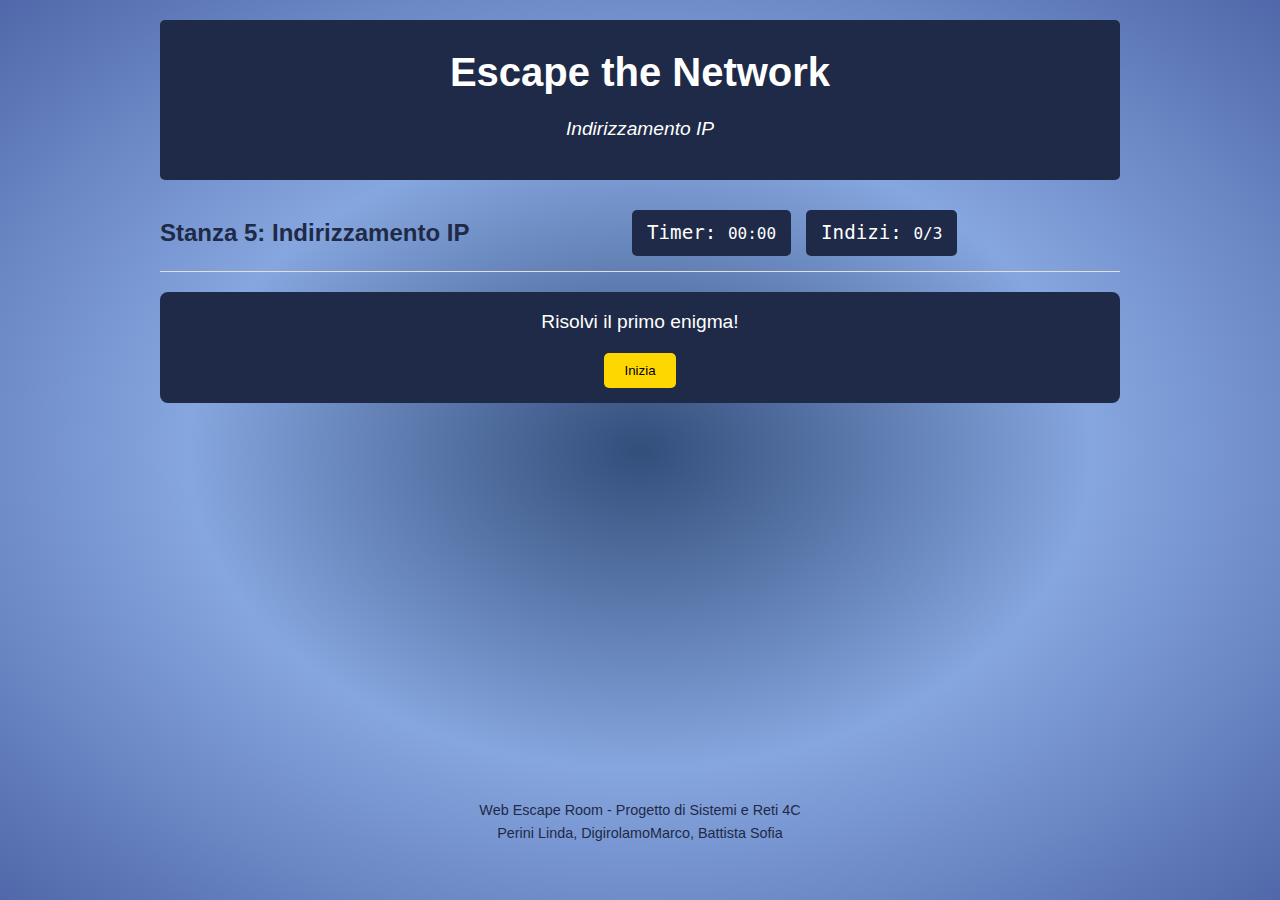
<file: index.html>
<!DOCTYPE html>
<html lang="it">
<head>
    <meta charset="UTF-8">
    <meta name="viewport" content="width=device-width, initial-scale=1.0">
    <title>Stanza X - Web Escape Room</title>
    <link rel="stylesheet" href="../../css/style.css">
    <link rel="stylesheet" href="css/enigma3.css">
    <link rel="stylesheet" href="css/home5.css">
</head>
<body>
    <div class="container">
        <header>
            <h1>Escape the Network</h1>
            <p class="subtitle">Indirizzamento IP</p>
        </header>
        
        <main>
           
                <div class="room-header">
                    <h2 class="room-title">Stanza 5: Indirizzamento IP </h2>
                    <div class="room-controls">
                        <div class="timer-display">Timer: <span id="timer">00:00</span></div>
                        <div class="hints-counter">Indizi: <span id="contaSugg">0/3</span></div>
                    </div>
            </div>

            <div id="enigmi">
                <div id="enigma1">
                    <p>Risolvi il primo enigma!</p>
                    <button id="inizia1">Inizia</button>
                </div>    
            </div>

        </main>
        
        <footer>
            <p id="">Web Escape Room - Progetto di Sistemi e Reti 4C <br> Perini Linda, DigirolamoMarco, Battista Sofia</p>
        </footer>

    </div>
    
    <script src="../../js/jquery.min.js"></script>
    <script src="../../js/common.js"></script>
    <script src="js/enigma3.js"></script>
    <script src="js/home5.js"></script>
</body>
</html>
</file>
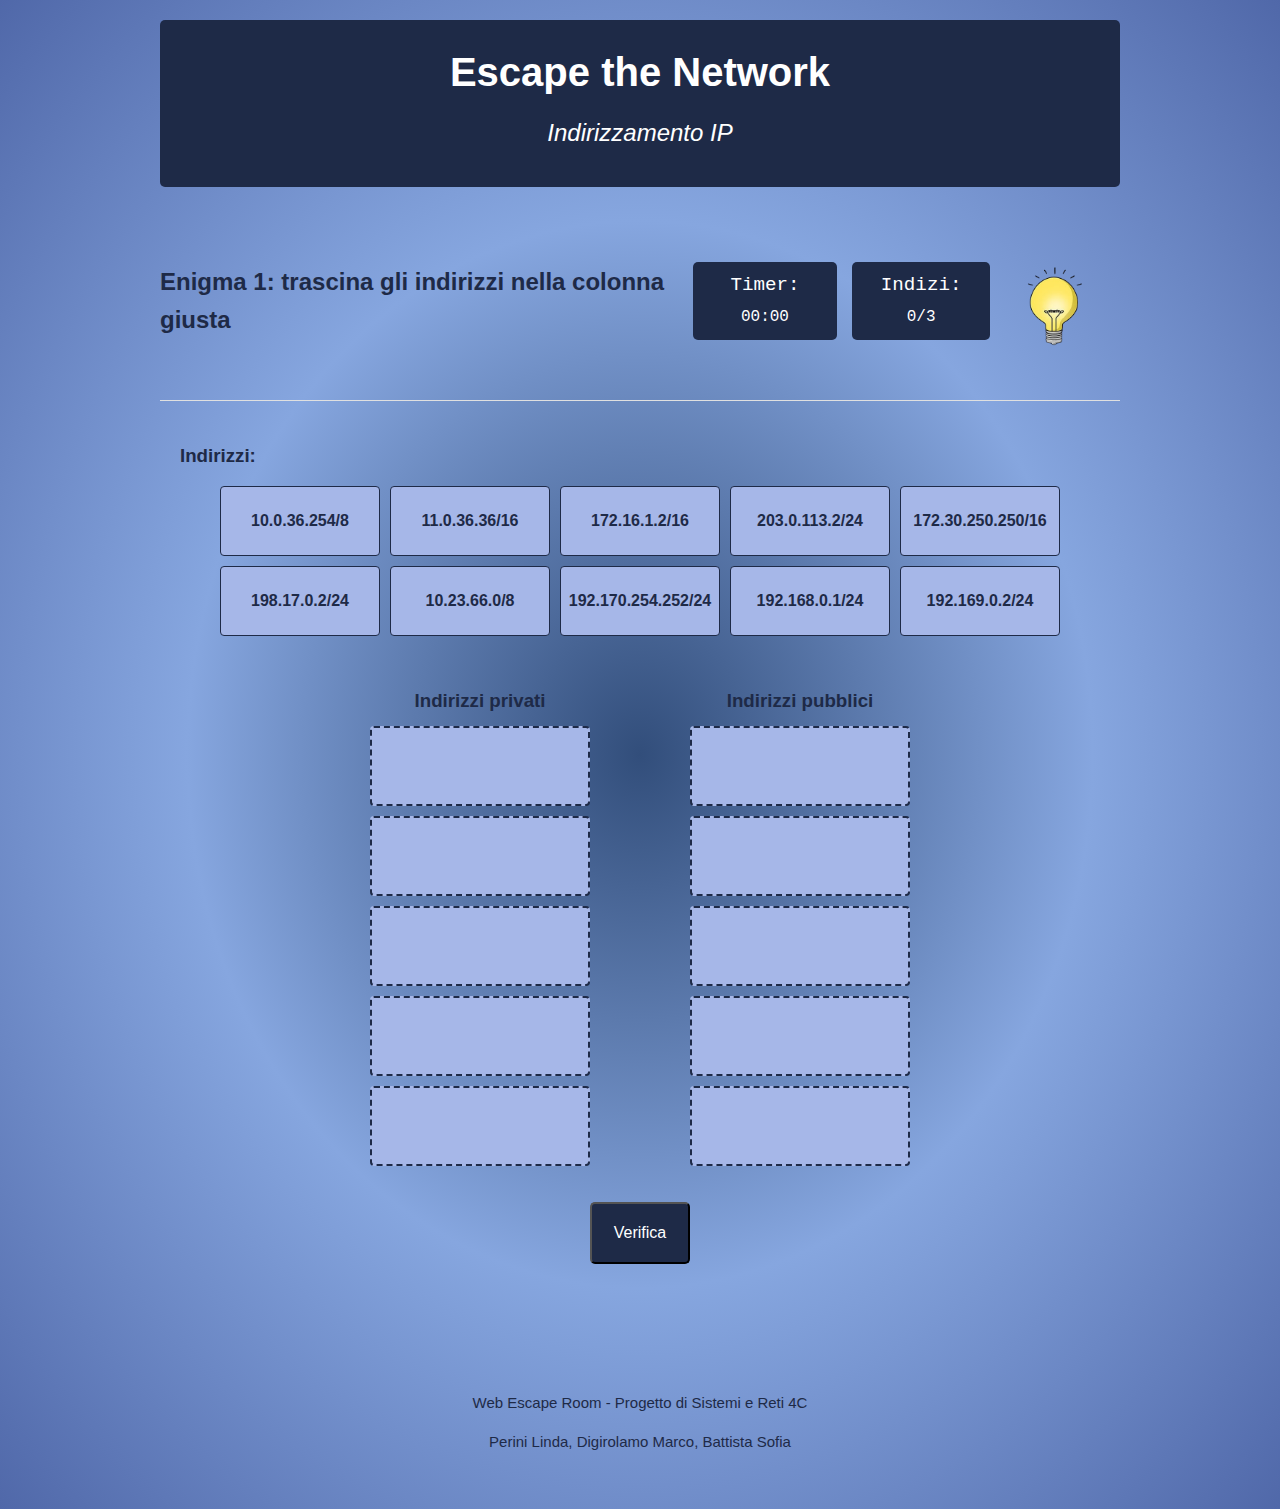
<file: enigma1.html>
<!DOCTYPE html>

<html>
    <head>
        <meta charset="UTF-8">
        <meta name="viewport" content="width=device-width, initial-scale=1.0">
        <title>Enigma 1.5</title>
        <link rel="stylesheet" href="../../css/style.css">
        <link rel="stylesheet" href="css/enigma1.css">
    </head>

    <body>
        <!-- header -->
        <header>
            <h1>Escape the Network</h1>
            <p class="sottotitolo">Indirizzamento IP</p>
        </header>

        <main>
                <!-- timer, indizi e consegna -->
            <div class="room-header">
                <h2 class="room-title">Enigma 1: trascina gli indirizzi nella colonna giusta</h2>
                <div class="room-controls">
                    <div class="timer-display">Timer: <span id="timer">00:00</span></div>
                    <div class="hints-counter">Indizi: <span id="hints-counter">0/3</span></div>
                </div>
                <div class="room-footer">   <!-- tasto richiedi indizio -->
                    <input type="image"  id="hint-btn" src="immagini/lampadina.png" alt="lampadina">
                </div>
            </div>
            

            <div class="container">
                <h3>Indirizzi:</h3>
                <div class="indirizzi">
                    <div class="elemento" data-value="privato" draggable="true"><p>10.0.36.254/8</p></div>
                    <div class="elemento" data-value="pubblico" draggable="true"><p>11.0.36.36/16</p></div>
                    <div class="elemento" data-value="privato" draggable="true"><p>172.16.1.2/16</p></div>
                    <div class="elemento" data-value="pubblico" draggable="true"><p>203.0.113.2/24</p></div>
                    <div class="elemento" data-value="privato" draggable="true"><p>172.30.250.250/16</p></div>
                    <div class="elemento" data-value="pubblico" draggable="true"><p>198.17.0.2/24</p></div>
                    <div class="elemento" data-value="privato" draggable="true"><p>10.23.66.0/8</p></div>
                    <div class="elemento" data-value="pubblico" draggable="true"><p>192.170.254.252/24</p></div>
                    <div class="elemento" data-value="privato" draggable="true"><p>192.168.0.1/24</p></div>
                    <div class="elemento" data-value="pubblico" draggable="true"><p>192.169.0.2/24</p></div>
                </div>

                <div id="drop">
                    <!-- zona in cui droppare i privati -->
                    <div class="zone" id="private">
                        <h3>Indirizzi privati</h3>
                        <div class="zona" data-target="privato"></div>
                        <div class="zona" data-target="privato"></div>
                        <div class="zona" data-target="privato"></div>
                        <div class="zona" data-target="privato"></div>
                        <div class="zona" data-target="privato"></div>
                    </div>

                    <!-- zona in cui droppare i pubblici -->
                    <div class="zone" id="public">
                        <h3>Indirizzi pubblici</h3>
                        <div class="zona" data-target="pubblico"></div>
                        <div class="zona" data-target="pubblico"></div>
                        <div class="zona" data-target="pubblico"></div>
                        <div class="zona" data-target="pubblico"></div>
                        <div class="zona" data-target="pubblico"></div>
                    </div>
                </div>

                <div class="hint-display" id="hint-display"></div>
                <div class="puzzle-feedback" id="puzzle-feedback"></div>
                <button id="invio">Verifica</button>

            </div>
        </main>


        <!-- footer -->
        <footer>
            <p>Web Escape Room - Progetto di Sistemi e Reti 4C</p>
            <p>Perini Linda, Digirolamo Marco, Battista Sofia</p>
        </footer>

        <script src="../../js/jquery.min.js"></script>
        <script src="../../js/common.js"></script>
        <script src="js/enigma1.js"></script>

    </body>
</html>
</file>
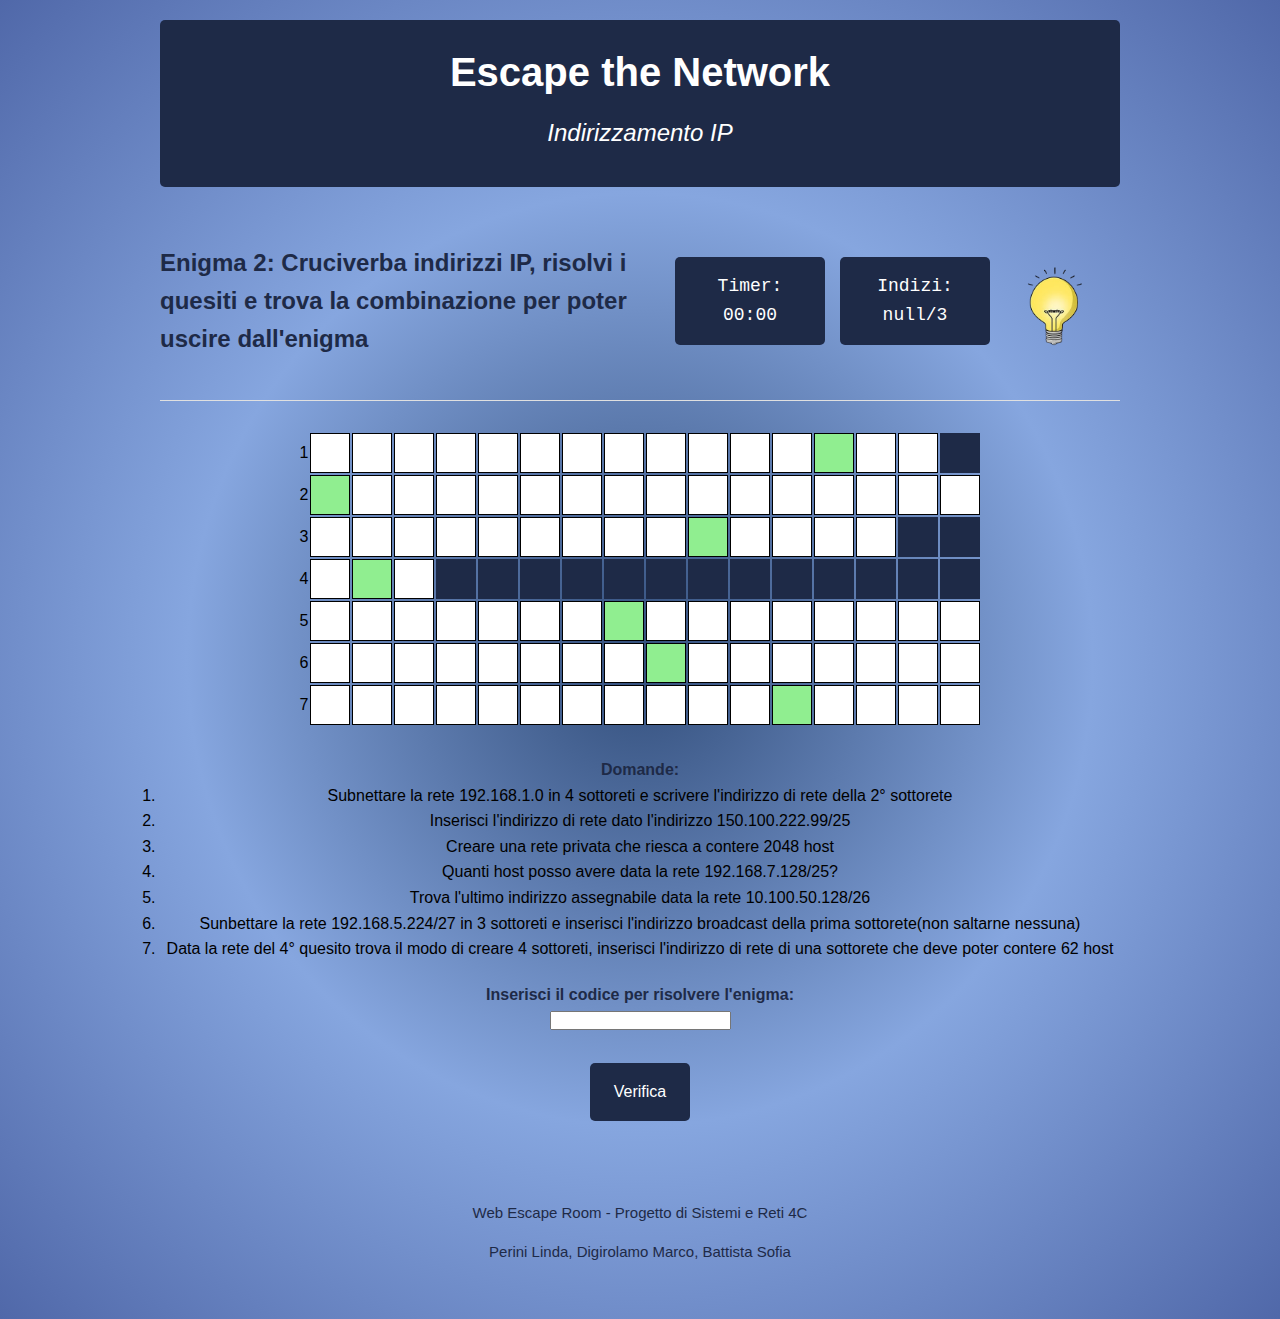
<file: enigma2.html>
<!DOCTYPE html>
<html>
    <head>
        <title>Enigma 2</title>
        <link rel="stylesheet" href="../../css/style.css">
        <link rel="stylesheet" href="css/home5.css">
        <link rel="stylesheet" href="css/enigma2.css">
        
    </head>
    <body>
        <header>
            <h1>Escape the Network</h1>
            <p class="sottotitolo">Indirizzamento IP</p>
        </header>

        <main>
                <div class="room-header">
                    <h2 class="room-title">Enigma 2: Cruciverba indirizzi IP, risolvi i quesiti e trova la combinazione per poter uscire dall'enigma</h2>
                    <div class="room-controls">
                        <div class="timer-display">Timer: <span id="timer">00:00</span></div>
                        <div class="hints-counter">Indizi: <span id="hints-counter">0/3</span></div>
                    </div>
                    <div class="room-footer"> 
                        <input type="image"  id="hint-btn" src="immagini/lampadina.png" alt="lampadina">
                    </div>
                </div>

                <div class="room-content">
                    <div id="cont-cruciverba"></div>
                    <div id="domande">
                        <h4>Domande:</h4>
                        <ol>
                            <li>
                                Subnettare la rete 192.168.1.0 in 4 sottoreti e scrivere l'indirizzo di rete della 2° sottorete
                            </li>
                            <li>
                                Inserisci l'indirizzo di rete dato l'indirizzo 150.100.222.99/25
                            </li>
                            <li>
                                Creare una rete privata che riesca a contere 2048 host
                            </li>
                            <li>
                                Quanti host posso avere data la rete 192.168.7.128/25?
                            </li>
                            <li>
                                Trova l'ultimo indirizzo assegnabile data la rete 10.100.50.128/26
                            </li>
                            <li>
                                Sunbettare la rete 192.168.5.224/27 in 3 sottoreti e inserisci l'indirizzo broadcast della prima sottorete(non saltarne nessuna)
                            </li>
                            <li>
                                Data la rete del 4° quesito trova il modo di creare 4 sottoreti, inserisci l'indirizzo di rete di una sottorete che deve poter contere 62 host
                            </li>
                        </ol>
                    </div>
                </div>

            <div id="soluzione">
                <h4>Inserisci il codice per risolvere l'enigma:</h4>
                <input type="text" id="risposta"><br>
                <button id="invio">Verifica</button>
                <div id="risultato"></div>
            </div>
            <div class="hint-display" id="hint-display"></div>
        </main>

        <footer>
            <p>Web Escape Room - Progetto di Sistemi e Reti 4C</p>
            <p>Perini Linda, Digirolamo Marco, Battista Sofia</p>
        </footer>

        <script src="../../js/jquery.min.js"></script>
        <script src="../../js/common.js"></script>
        <script src="js/room5.js"></script>
        <script src="js/enigma2.js"></script>
    </body>
</html>
</file>
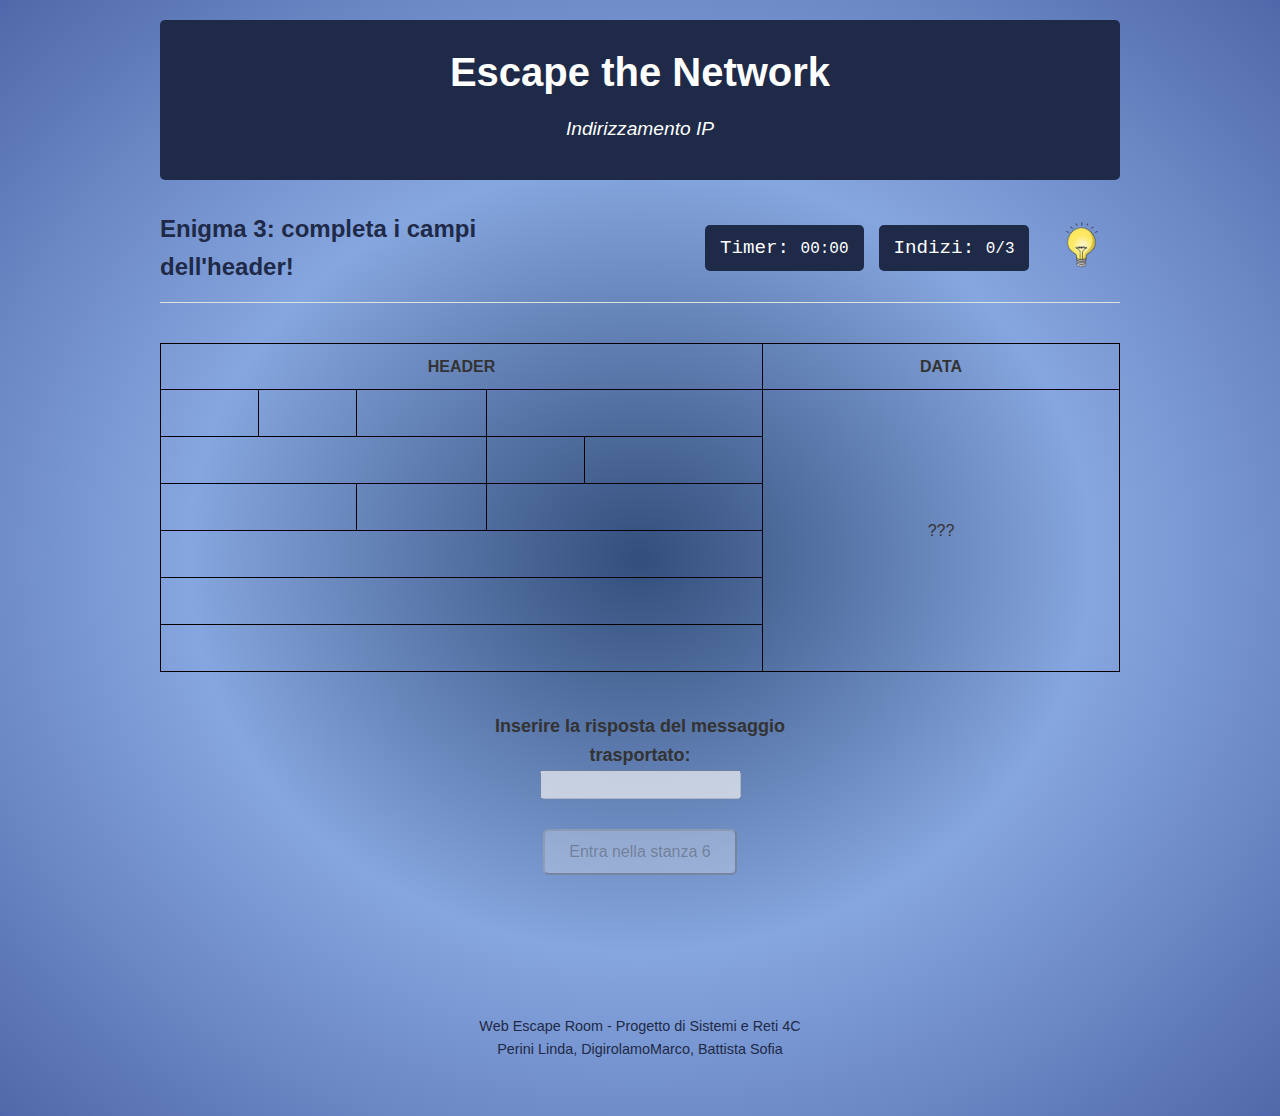
<file: enigma3.html>
<!DOCTYPE html>
<html lang="it">
<head>
    <meta charset="UTF-8">
    <meta name="viewport" content="width=device-width, initial-scale=1.0">
    <title>Stanza X - Web Escape Room</title>
    <link rel="stylesheet" href="../../css/style.css">
    <link rel="stylesheet" href="css/enigma3.css">
</head>
<body>
    <div class="container">
        <header>
            <h1>Escape the Network</h1>
            <p class="subtitle">Indirizzamento IP</p>
        </header>
        
        <main>
           
                <div class="room-header">
                    <h2 class="room-title">Enigma 3: completa i campi dell'header! </h2>
                    <div class="room-controls">
                        <div class="timer-display">Timer: <span id="timer">00:00</span></div>
                        <div class="hints-counter">Indizi: <span id="contaSugg">0/3</span></div>
                        <input type="image" src="immagini/lampadina.png" alt="suggerimento" id="hint-btn">
                    </div>
            </div>

            <div id="enigma">
                <table id="frame">
                    <tr>
                        <th colspan="5">HEADER</th>
                        <th>DATA</th>
                    </tr>
                    <tr>
                      <td colspan="1">
                        <input type="text" size="5" id="Ver" class="input">
                      </td>
                      <td colspan="1">
                        <input type="text" size="5" id="HLEN" class="input">
                      </td>
                      <td colspan="1">
                        <input type="text" size="9" id="TOS" class="input">
                      </td>
                      <td colspan="2">
                        <input type="text" size="20" id="TotalLength" class="input">
                      </td>
                      <td rowspan="6" id="campoDati">???</td>
                    </tr>
                    <tr>
                        <td colspan="3">
                            <input type="text" size="30" id="FragmentIdentification" class="input">
                        </td>
                        <td colspan="1">
                            <input type="text" size="5" id="flags" class="input">
                        </td>
                        <td colspan="1">
                            <input type="text" size="15" id="FragOffset" class="input">
                        </td>
                    </tr>
                    <tr>
                        <td colspan="2">
                            <input type="text" size="9" id="ttl" class="input">
                        </td>
                        <td colspan="1">
                            <input type="text" size="9" id="protocol" class="input">
                        </td>
                        <td colspan="2">
                            <input type="text" size="20" id="headerChecksum" class="input">
                        </td>
                    </tr>
                    <tr>
                        <td colspan="5">
                            <input type="text" size="50" id="sourceAddress" class="input">
                        </td>
                    </tr>
                    <tr>
                        <td colspan="5">
                            <input type="text" size="50" id="destinationAddress" class="input">
                        </td>
                    </tr>
                    <tr>
                        <td colspan="5">
                            <input type="text" size="50" id="options" class="input">
                        </td>
                    </tr>
                </table>

                <div id="divRisp">   
                    <label><strong>Inserire la risposta del messaggio trasportato: </strong></label>
                    <input type="text" id="risposta" disabled>
                    <button id="stanza6" disabled>Entra nella stanza 6</button>
                </div>
    
            </div>

        </main>
        
        
        <div id="sugg1">
        </div>

        <div id="sugg2">
        </div>

        <div id="sugg3">
        </div>

        <footer>
            <p id="">Web Escape Room - Progetto di Sistemi e Reti 4C <br> Perini Linda, DigirolamoMarco, Battista Sofia</p>
        </footer>

    </div>
    
    <script src="../../js/jquery.min.js"></script>
    <script src="../../js/common.js"></script>
    <script src="js/enigma3.js"></script>
</body>
</html>
</file>
<file: css/style.css>
/* Stile generale */
* {
    margin: 0;
    padding: 0;
    box-sizing: border-box;
}

body {
    font-family: 'Segoe UI', Tahoma, Geneva, Verdana, sans-serif;
    line-height: 1.6;
    color: #333;
    background-color: #f5f5f5;
}

.container {
    max-width: 1000px;
    margin: 0 auto;
    padding: 20px;
    min-height: 100vh;
    display: flex;
    flex-direction: column;
}

/* Header */
header {
    text-align: center;
    margin-bottom: 30px;
    padding: 20px;
    background-color: #2c3e50;
    color: white;
    border-radius: 5px;
}

header h1 {
    font-size: 2.5rem;
    margin-bottom: 10px;
}

.subtitle {
    font-style: italic;
    font-size: 1.2rem;
}

/* Main content */
main {
    flex: 1;
}

.intro-panel {
    background-color: white;
    padding: 30px;
    border-radius: 5px;
    box-shadow: 0 2px 10px rgba(0, 0, 0, 0.1);
}

h2 {
    color: #2c3e50;
    margin-bottom: 20px;
}

p {
    margin-bottom: 15px;
}

ol, ul {
    margin-left: 20px;
    margin-bottom: 20px;
}

.instructions {
    background-color: #f8f9fa;
    padding: 15px;
    border-radius: 5px;
    margin: 20px 0;
    border-left: 4px solid #2c3e50;
}

/* Buttons */
.primary-btn, .secondary-btn {
    padding: 12px 25px;
    border: none;
    border-radius: 5px;
    font-size: 1rem;
    cursor: pointer;
    transition: background-color 0.3s, transform 0.2s;
    margin-right: 10px;
}

.primary-btn {
    background-color: #3498db;
    color: white;
}

.primary-btn:hover {
    background-color: #2980b9;
    transform: translateY(-2px);
}

.secondary-btn {
    background-color: #95a5a6;
    color: white;
}

.secondary-btn:hover {
    background-color: #7f8c8d;
    transform: translateY(-2px);
}

/* Footer */
footer {
    text-align: center;
    padding: 20px;
    margin-top: 30px;
    font-size: 0.9rem;
    color: #7f8c8d;
}

/* Room styles */
.room-container {
    background-color: white;
    padding: 20px;
    border-radius: 5px;
    box-shadow: 0 2px 10px rgba(0, 0, 0, 0.1);
    position: relative;
    min-height: 80vh;
}

.room-header {
    display: flex;
    justify-content: space-between;
    align-items: center;
    padding-bottom: 15px;
    margin-bottom: 20px;
    border-bottom: 1px solid #e0e0e0;
}

.room-title {
    margin: 0;
}

.room-controls {
    display: flex;
    gap: 15px;
}

.timer-display, .hints-counter {
    padding: 8px 15px;
    background-color: #f8f9fa;
    border-radius: 5px;
    font-family: monospace;
    font-size: 1.2rem;
}

.room-content {
    margin-bottom: 30px;
}

.hint-display {
    background-color: #fffacd;
    padding: 15px;
    border-radius: 5px;
    margin: 20px 0;
    border-left: 4px solid #f1c40f;
    display: none;
}

.success-message {
    background-color: #d4edda;
    color: #155724;
    padding: 15px;
    border-radius: 5px;
    margin: 20px 0;
    text-align: center;
    display: none;
}

.room-footer {
    text-align: center;
    margin-top: 30px;
}

.hint-btn {
    background-color: #f1c40f;
    color: #333;
}

.hint-btn:hover {
    background-color: #f39c12;
}

/* Puzzle styles - base classes to be extended by each room */
.puzzle-container {
    margin-bottom: 25px;
    padding: 20px;
    background-color: #f8f9fa;
    border-radius: 5px;
}

.puzzle-title {
    color: #2c3e50;
    margin-bottom: 15px;
}

.puzzle-description {
    margin-bottom: 15px;
}

.puzzle-interactive {
    min-height: 150px;
    padding: 15px;
    background-color: white;
    border: 1px solid #e0e0e0;
    border-radius: 5px;
}

.puzzle-feedback {
    margin-top: 15px;
    padding: 10px;
    border-radius: 5px;
    display: none;
}

.puzzle-success {
    background-color: #d4edda;
    color: #155724;
}

.puzzle-error {
    background-color: #f8d7da;
    color: #721c24;
}

/* Victory page */
.victory-container {
    text-align: center;
    padding: 40px;
}

.victory-title {
    font-size: 3rem;
    color: #2c3e50;
    margin-bottom: 30px;
}

.victory-message {
    font-size: 1.2rem;
    margin-bottom: 30px;
}

.trophy-icon {
    font-size: 5rem;
    color: #f1c40f;
    margin-bottom: 30px;
}

.stats-container {
    background-color: #f8f9fa;
    padding: 20px;
    border-radius: 5px;
    margin: 0 auto 30px;
    max-width: 400px;
}

.stat-item {
    display: flex;
    justify-content: space-between;
    margin-bottom: 10px;
    padding-bottom: 10px;
    border-bottom: 1px solid #e0e0e0;
}

.stat-item:last-child {
    border-bottom: none;
    margin-bottom: 0;
    padding-bottom: 0;
}

.restart-btn {
    background-color: #2ecc71;
    color: white;
}

.restart-btn:hover {
    background-color: #27ae60;
}
</file>
<file: css/enigma3.css>
body{
    background: radial-gradient(ellipse at center, #324e7b, #86a6df, #5068a9);
}

header{
    background-color: #1e2a47;
}

h2, #risposta, footer{
    color:#1e2a47;
}

#hint-btn{
    width: 13%;
}

#timer, #contaSugg{
    width: 1%;
    border-radius: 5px;
    font-family: monospace;
    font-size: 1rem; /*font una volta il font di base del doc*/
}

.timer-display, .hints-counter{
    background-color: #1e2a47;
    text-align: center;
    font-size: 18xp;
    color: white;
}

.room-controls{
    align-items: center;  
    margin: 0 auto;
    text-align: center;
    width: 40;
    display: flex;
    justify-content: flex-end; /* Allinea gli elementi a destra */
}

table {
    border-collapse: collapse; /*per fare un unico bordo*/
    width: 100%;
    margin: 40px auto;
    font-family: Arial, sans-serif;
  }

td, th, tr {
    border: 1px solid #000;
    padding: 10px;
    text-align: center;
  }


#campoDati{
    width: 100%;
}

#divRisp {
    display: flex;
    flex-direction: column; /* per impilare label e input verticalmente */
    align-items: center;  
    width: 40%;
    font-size: large;
    margin: 0 auto;
    text-align: center;
}

.input{
    background-color: transparent;
    border: none;
}

input[type="text"]{
    padding: 5px 10px; /* Aumenta il padding verticale */
}

#stanza6{
    margin-top: 30px;  
    text-align: center;
    padding: 12px 24px;
    border-radius: 6px;
    font-size: 16px;
}

.errore {
    color: red;
    font-size: 13px;
}


/*.sugg {
    position: fixed;
    bottom: 100px; 
    left: 50%;
    transform: translateX(-50%);
    background-color: #f1f1f1;
    padding: 20px;
    width: 80%;
    border: 1px solid #ccc;
    border-radius: 5px;
    box-shadow: 0 4px 8px rgba(0, 0, 0, 0.2);
    opacity: 0;
    transition: all 0.5s ease-in-out; /* Aggiunge la transizione 
}*/


#sugg1, #sugg2, #sugg3{
    background-color: white;
    margin-top: 30px;  
    text-align: center;
}
</file>
<file: css/home5.css>
#enigmi {
    display: flex;
    flex-direction: column;
    gap: 20px;
    color: white;
    font-size: larger;
}

#enigmi div {
    background-color: #1e2a47;
    padding: 15px;
    border-radius: 8px;
    text-align: center;
}

button {
    background-color: #ffd700;
    border: none;
    padding: 10px 20px;
    cursor: pointer;
    border-radius: 5px;
}

button:disabled {
    background-color: #999;
}

.timer-display, .hints-counter{
    background-color: #1e2a47;
    text-align: center;
    font-size: 18xp;
    color: white;
}
</file>
<file: css/enigma1.css>
/* PARTE ENIGMA */
.container {
    margin: 20px 0;
}

h3{
    color: #1e2a47;
}

.indirizzi, .zone {
    display: flex;
    flex-wrap: wrap;    /*specifica che gli elementi flex devono essere spostati solo se necessario*/ 
    gap: 10px;
    margin-top: 15px;
}

/* ELENCO INDIRIZZI */

.indirizzi{
    display: flex;
    align-items: center;
    justify-content: center;
}

.elemento p{
    margin: auto;
}

.elemento {
    font-weight: bold;
    color: #1e2a47;
    display: flex;
    justify-content: center;  /* allineamento orizzontale */
    align-items: center;      /* allineamento verticale */
    width: 160px;
    height: 70px;
    font-size: 16px;
    background-color: #a6b7e8;
    border: 1px solid #1e2a47;
    border-radius: 4px;
    cursor: move;
    user-select: none; /**/
}

.elemento.dragging {
    opacity: 0.5;
}

/* TABELLE */

.zone{
    margin-top: 50px;
    flex-direction: column;
}

#drop{
    text-align: center;
    display: flex;
    justify-content: center;    /* allinea gli elementi del contenitore flessibile al centro*/
    gap: 100px;
}

.zona {
    width: 220px;
    height: 80px;
    border: 2px dashed #1e2a47;
    border-radius: 4px;
    display: flex;
    align-items: center;
    justify-content: center;
    background-color: #a6b7e8;
}

.zona.highlight {
    border-color: #3498db;
    background-color: #e3f2fd;
}

.zona.filled {
    border-style: solid;
    border-color: #28a745;
    background-color: #d4edda;
}

/* INDIZI*/

.hint-display{
    margin-top: 40px;
    text-align: center;
    background-color: #1e2a47;
    color: white;
    border-left: 4px solid white;
}




/* PAGINA TOTALE */
* {
    margin: 0;
    padding: 0;
    box-sizing: border-box;
}

body {
    font-family: 'Segoe UI', Tahoma, Geneva, Verdana, sans-serif;
    line-height: 1.6;
    color: #000000;
    background: radial-gradient(ellipse at center, #324e7b, #86a6df, #5068a9);

    max-width: 1000px;
    margin: 0 auto;
    padding: 20px;
    display: flex;
    flex-direction: column; /* dispone i figli in colonna altrimenti flex dispone gli elementi in riga (da sinistra a destra)*/
}

/* HEADER */
header {
    text-align: center;
    margin-bottom: 30px;
    background-color: #1e2a47 ;
    color: white;
    border-radius: 5px;
}

header h1 {
    font-size: 2.5rem;  /*la dimensione del testo sarà 2.5 volte la dimensione del font di base del documento*/
    margin-bottom: 10px;
}

.sottotitolo {
    font-style: italic;
    font-size: 1.5rem;
}

#timer, #hints-counter{
    width: 1%;
    border-radius: 5px;
    font-family: monospace;
    font-size: 1rem;
}

/* Main content */
main {
    flex: 1;
}

h2 {
    color: #1e2a47;
   /* margin-bottom: 20px;*/
}

p {
    margin-bottom: 15px;
}

#hint-btn{  /*immagine indizio */
    width: 130px;
    height: 130px;
    background-color: transparent;
}


.timer-display, .hints-counter{
    background-color: #1e2a47;
    text-align: center;
    font-size: 18xp;
    color: white;
}

.room-controls{
    align-items: center;  
    margin: 0 auto;
    text-align: center;
    width: 40;
    display: flex;
    justify-content: flex-end; /* Allinea gli elementi a destra */
}

/* TASTO INVIO */

#invio{
    text-align: center;
    width: 100px;
    background-color: #1e2a47;
    color: white;
    font-size: 16px;
    margin: auto;
    padding: 20px;
    border-radius: 5px;
}


/* FOOTER */
footer {
    text-align: center;
    padding: 20px;
    margin-top: 30px;
    font-size: 15px;
    color: #1e2a47;
}
</file>
<file: css/enigma2.css>
/* PARTE ENIGMA */
.container {
    margin: 20px 0;
}

h3{
    color: #1e2a47;
}

.room-title{
    margin-right: 10px;
    color: #1e2a47;
}


/* PAGINA TOTALE */
* {
    margin: 0;
    padding: 0;
    box-sizing: border-box;
}

body {
    font-family: 'Segoe UI', Tahoma, Geneva, Verdana, sans-serif;
    line-height: 1.6;
    color: #000000;
    background: radial-gradient(ellipse at center, #324e7b, #86a6df, #5068a9);

    max-width: 1000px;
    margin: 0 auto;
    padding: 20px;
    display: flex;
    flex-direction: column; /* dispone i figli in colonna altrimenti flex dispone gli elementi in riga (da sinistra a destra)*/
}


/* HEADER */
header {
    text-align: center;
    margin-bottom: 30px;
    padding: 20px;
    background-color: #1e2a47 ;
    color: white;
    border-radius: 5px;
}

header h1 {
    font-size: 2.5rem;  /*la dimensione del testo sarà 2.5 volte la dimensione del font di base del documento*/
    margin-bottom: 10px;
}

.sottotitolo {
    font-style: italic;
    font-size: 1.5rem;
}


/* Main content */
main {
    flex: 1;
}

h2 {
    color: #1e2a47;
    margin-bottom: 20px;
}

p {
    margin-bottom: 15px;
}

/* FOOTER */
footer {
    text-align: center;
    padding: 20px;
    margin-top: 30px;
    font-size: 15px;
    color: #1e2a47;
}

.room-content{
    text-align: center;
    margin: auto;
    margin-bottom: 20px;
}
#cruciverba{
    max-width: 1000px;
    margin: auto;
    margin-top: 30px;
    margin-bottom: 30px;
}

#cruciverba input[type="text"]{
    width: 40px; 
    height: 40px; 
    border: 1px solid black;
    text-align:center;
    border-collapse: collapse;
}
#soluzioni{
    margin-top: 30px;
    text-align: center;
}
.room-content ol{
    margin: auto;
}

.casellaNera{
    background-color: #1e2a47;
}
#soluzione{
    text-align: center;
}
#testo012, #testo10, #testo29, #testo31, #testo47, #testo58, #testo611{
    background-color: lightgreen;
}

/* INDIZI*/

.hint-display{
    margin-top: 40px;
    text-align: center;
    background-color: #1e2a47;
    color: white;
    border-left: 4px solid white;
}

#hint-btn{ 
    width: 130px;
    height: 130px;
    background-color: transparent;
}

h4{
    color: #1e2a47;
}

/* TASTO INVIO */

#invio{
    text-align: center;
    width: 100px;
    background-color: #1e2a47;
    color: white;
    font-size: 16px;
    margin: 30px auto;
    padding: 20px;
    border-radius: 5px;
}

 /* div del timer e degli indizi */
.timer-display, .hints-counter{
    width: 150px;
    background-color: #1e2a47;
    text-align: center;
    padding: 15px;
    font-size: 18px;
    color: white;
}
</file>
